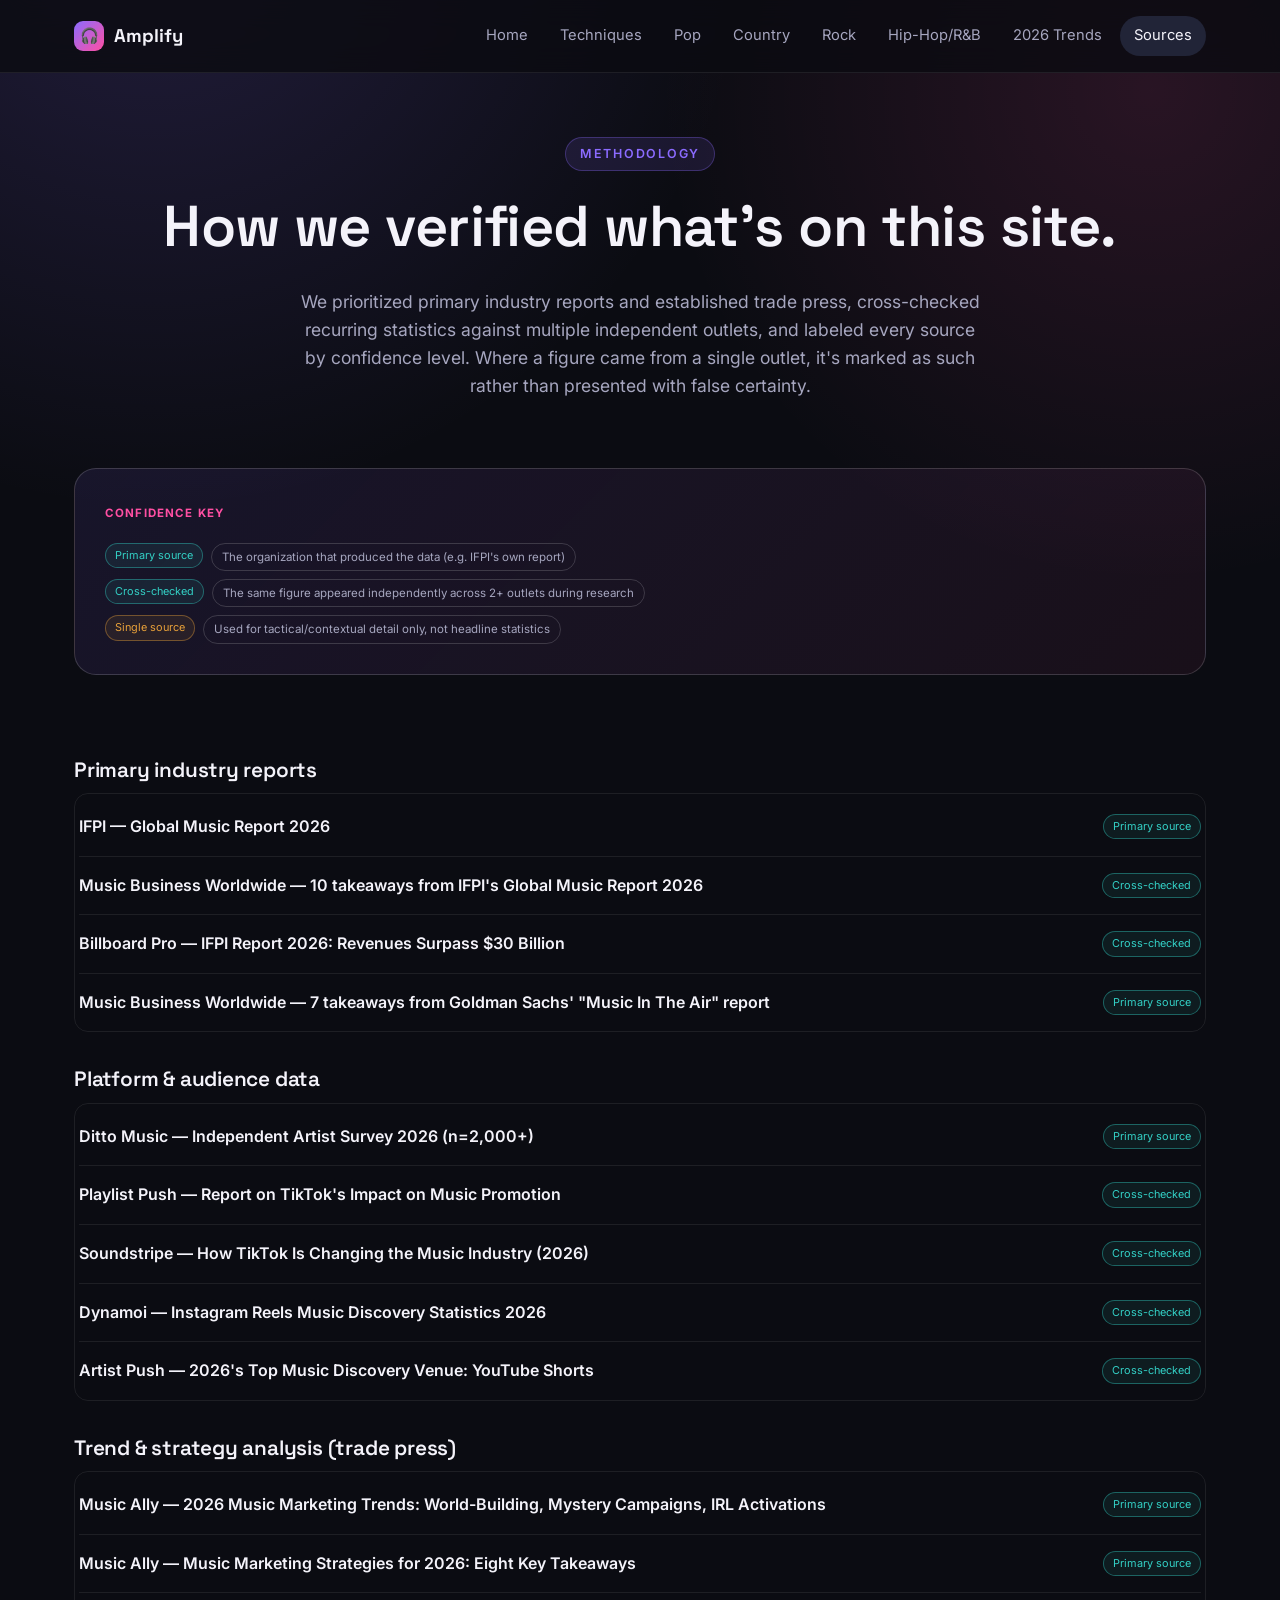
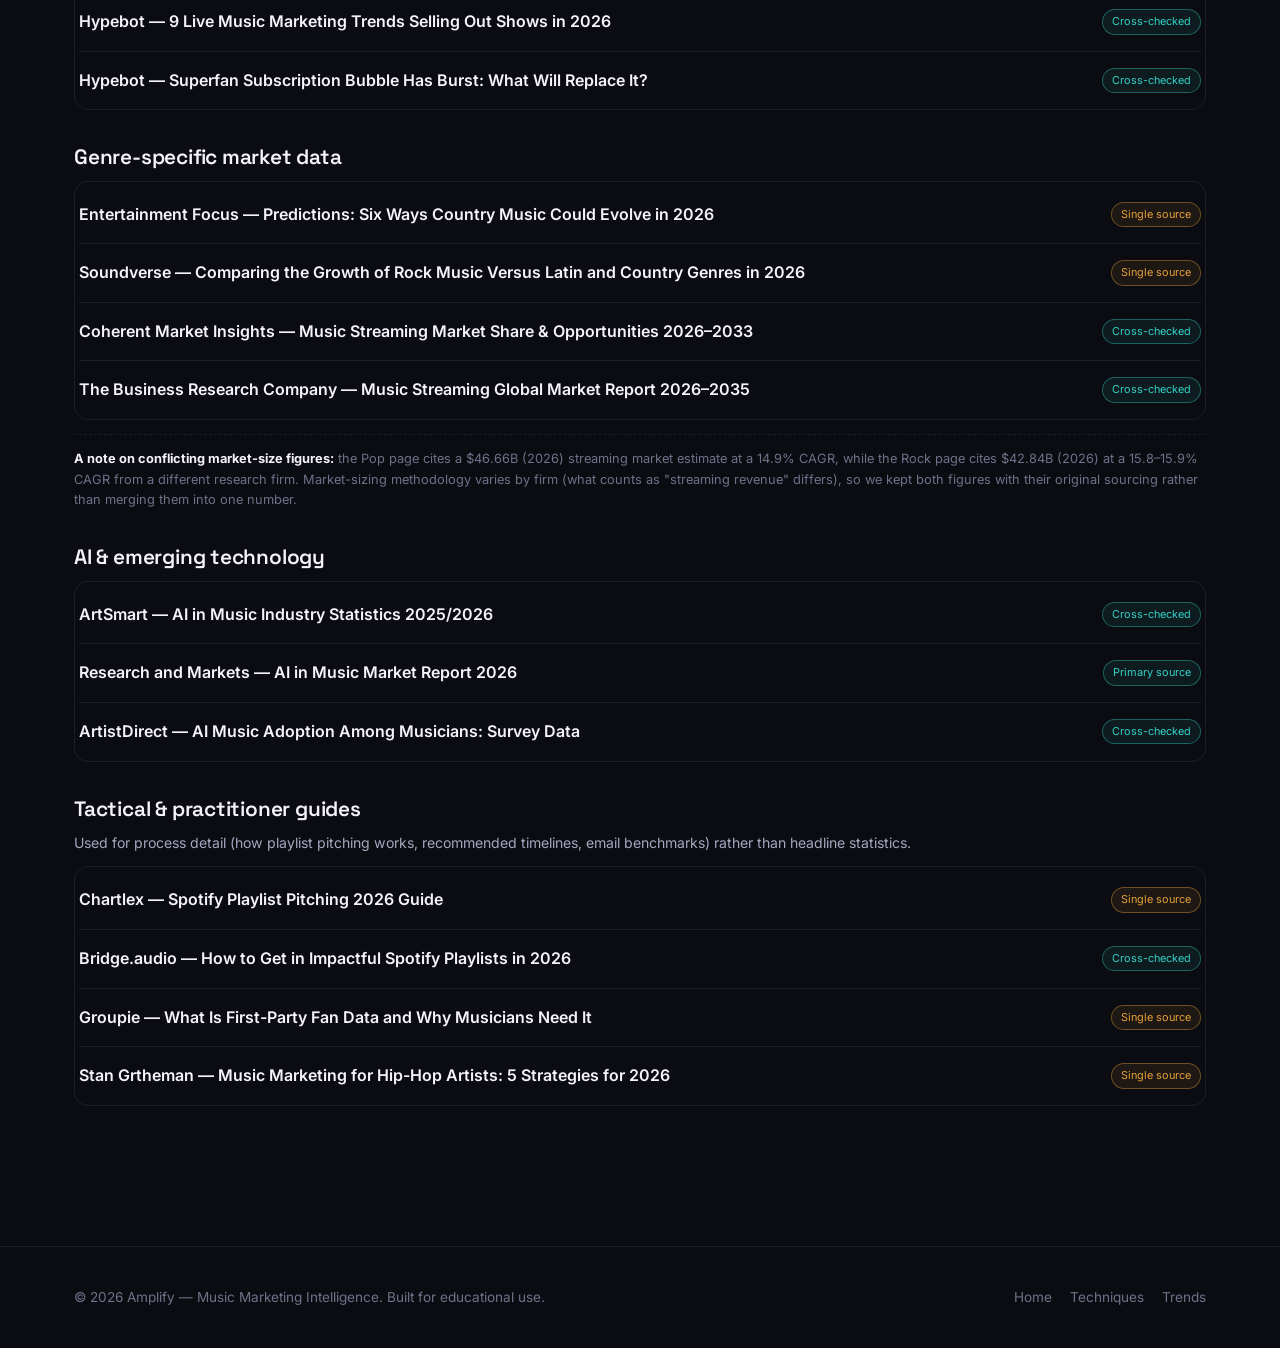
<file: sources.html>
<!doctype html>
<html lang="en">
<head>
<meta charset="UTF-8" />
<meta name="viewport" content="width=device-width, initial-scale=1.0" />
<title>Sources &amp; Methodology — Amplify</title>
<meta name="description" content="Every source used to build Amplify, grouped by category and labeled by how many independent outlets corroborated each figure." />
<link rel="icon" href="data:image/svg+xml,<svg xmlns=%22http://www.w3.org/2000/svg%22 viewBox=%220 0 100 100%22><text y=%22.9em%22 font-size=%2290%22>🎧</text></svg>" />
<link rel="preconnect" href="https://fonts.googleapis.com" />
<link href="https://fonts.googleapis.com/css2?family=Space+Grotesk:wght@500;600;700&family=Inter:wght@400;500;600;700&display=swap" rel="stylesheet" />
<link rel="stylesheet" href="css/style.css" />
</head>
<body>

<nav class="site-nav">
  <div class="nav-inner">
    <a class="brand" href="index.html"><span class="brand-mark">🎧</span> Amplify</a>
    <button class="nav-toggle" aria-label="Toggle navigation">☰</button>
    <div class="nav-links">
      <a href="index.html">Home</a>
      <a href="techniques.html">Techniques</a>
      <a href="genres/pop.html">Pop</a>
      <a href="genres/country.html">Country</a>
      <a href="genres/rock.html">Rock</a>
      <a href="genres/hiphop-rnb.html">Hip-Hop/R&B</a>
      <a href="trends.html">2026 Trends</a>
      <a href="sources.html" class="active">Sources</a>
    </div>
  </div>
</nav>

<header class="hero" style="padding-top:64px;">
  <div class="container">
    <span class="eyebrow">Methodology</span>
    <h1>How we verified what's on this site.</h1>
    <p class="lead">We prioritized primary industry reports and established trade press, cross-checked recurring statistics against multiple independent outlets, and labeled every source by confidence level. Where a figure came from a single outlet, it's marked as such rather than presented with false certainty.</p>
  </div>
</header>

<section style="padding-top:12px;">
  <div class="container">
    <div class="callout" style="margin-bottom:20px;">
      <span class="tag">Confidence key</span>
      <div class="pill-row" style="margin-top:10px;">
        <span class="verify-badge">Primary source</span>
        <span class="pill">The organization that produced the data (e.g. IFPI's own report)</span>
      </div>
      <div class="pill-row" style="margin-top:8px;">
        <span class="verify-badge">Cross-checked</span>
        <span class="pill">The same figure appeared independently across 2+ outlets during research</span>
      </div>
      <div class="pill-row" style="margin-top:8px;">
        <span class="verify-badge" style="border-color:rgba(232,161,58,0.4); color:var(--country); background:rgba(232,161,58,0.08);">Single source</span>
        <span class="pill">Used for tactical/contextual detail only, not headline statistics</span>
      </div>
    </div>
  </div>
</section>

<section style="padding-top:0;">
  <div class="container">

    <div class="source-group">
      <h3>Primary industry reports</h3>
      <div class="table-wrap" style="background:transparent;">
        <div style="padding:4px 4px 0;">
          <div class="source-item">
            <a href="https://www.ifpi.org/global-music-report-2026-global-recorded-music-revenues-grow-6-4-as-record-companies-drive-innovation/" target="_blank" rel="noopener">IFPI — Global Music Report 2026</a>
            <span class="verify-badge">Primary source</span>
          </div>
          <div class="source-item">
            <a href="https://www.musicbusinessworldwide.com/10-quick-and-crucial-takeaways-from-ifpis-global-music-report-2026/" target="_blank" rel="noopener">Music Business Worldwide — 10 takeaways from IFPI's Global Music Report 2026</a>
            <span class="verify-badge">Cross-checked</span>
          </div>
          <div class="source-item">
            <a href="https://www.billboard.com/pro/ifpi-report-2026-global-music-revenues-30-billion/" target="_blank" rel="noopener">Billboard Pro — IFPI Report 2026: Revenues Surpass $30 Billion</a>
            <span class="verify-badge">Cross-checked</span>
          </div>
          <div class="source-item">
            <a href="https://www.musicbusinessworldwide.com/emerging-markets-superfans-and-price-rises-7-takeaways-from-goldman-sachs-new-music-in-the-air-report/" target="_blank" rel="noopener">Music Business Worldwide — 7 takeaways from Goldman Sachs' "Music In The Air" report</a>
            <span class="verify-badge">Primary source</span>
          </div>
        </div>
      </div>
    </div>

    <div class="source-group">
      <h3>Platform &amp; audience data</h3>
      <div class="table-wrap" style="background:transparent;">
        <div style="padding:4px 4px 0;">
          <div class="source-item">
            <a href="https://press.dittomusic.com/over-half-of-independent-artists-believe-tiktok-is-the-most-important-tool-for-growth" target="_blank" rel="noopener">Ditto Music — Independent Artist Survey 2026 (n=2,000+)</a>
            <span class="verify-badge">Primary source</span>
          </div>
          <div class="source-item">
            <a href="https://playlistpush.com/blog/tiktok-music-stats-marketing-promotion/" target="_blank" rel="noopener">Playlist Push — Report on TikTok's Impact on Music Promotion</a>
            <span class="verify-badge">Cross-checked</span>
          </div>
          <div class="source-item">
            <a href="https://www.soundstripe.com/blogs/how-tiktok-is-changing-the-music-industry" target="_blank" rel="noopener">Soundstripe — How TikTok Is Changing the Music Industry (2026)</a>
            <span class="verify-badge">Cross-checked</span>
          </div>
          <div class="source-item">
            <a href="https://dynamoi.com/learn/instagram-ads/instagram-reels-music-discovery-statistics" target="_blank" rel="noopener">Dynamoi — Instagram Reels Music Discovery Statistics 2026</a>
            <span class="verify-badge">Cross-checked</span>
          </div>
          <div class="source-item">
            <a href="https://artistpush.me/blogs/news/youtube-shorts-music-discovery-2026" target="_blank" rel="noopener">Artist Push — 2026's Top Music Discovery Venue: YouTube Shorts</a>
            <span class="verify-badge">Cross-checked</span>
          </div>
        </div>
      </div>
    </div>

    <div class="source-group">
      <h3>Trend &amp; strategy analysis (trade press)</h3>
      <div class="table-wrap" style="background:transparent;">
        <div style="padding:4px 4px 0;">
          <div class="source-item">
            <a href="https://musically.com/2025/12/18/2026-music-marketing-trends-world-building-mystery-campaigns-irl-activations-more/" target="_blank" rel="noopener">Music Ally — 2026 Music Marketing Trends: World-Building, Mystery Campaigns, IRL Activations</a>
            <span class="verify-badge">Primary source</span>
          </div>
          <div class="source-item">
            <a href="https://musically.com/2025/11/18/music-marketing-strategies-for-2026-eight-key-takeaways/" target="_blank" rel="noopener">Music Ally — Music Marketing Strategies for 2026: Eight Key Takeaways</a>
            <span class="verify-badge">Primary source</span>
          </div>
          <div class="source-item">
            <a href="https://www.hypebot.com/9-live-music-marketing-trends-selling-out-shows-in-2026/" target="_blank" rel="noopener">Hypebot — 9 Live Music Marketing Trends Selling Out Shows in 2026</a>
            <span class="verify-badge">Cross-checked</span>
          </div>
          <div class="source-item">
            <a href="https://www.hypebot.com/superfan-subscription-bubble-has-burst-what-will-replace-it/" target="_blank" rel="noopener">Hypebot — Superfan Subscription Bubble Has Burst: What Will Replace It?</a>
            <span class="verify-badge">Cross-checked</span>
          </div>
        </div>
      </div>
    </div>

    <div class="source-group">
      <h3>Genre-specific market data</h3>
      <div class="table-wrap" style="background:transparent;">
        <div style="padding:4px 4px 0;">
          <div class="source-item">
            <a href="https://entertainment-focus.com/2025/12/23/predictions-six-ways-country-music-could-evolve-in-2026/" target="_blank" rel="noopener">Entertainment Focus — Predictions: Six Ways Country Music Could Evolve in 2026</a>
            <span class="verify-badge" style="border-color:rgba(232,161,58,0.4); color:var(--country); background:rgba(232,161,58,0.08);">Single source</span>
          </div>
          <div class="source-item">
            <a href="https://www.soundverse.ai/blog/article/comparing-the-growth-of-rock-music-versus-latin-and-country-genres-2332" target="_blank" rel="noopener">Soundverse — Comparing the Growth of Rock Music Versus Latin and Country Genres in 2026</a>
            <span class="verify-badge" style="border-color:rgba(232,161,58,0.4); color:var(--country); background:rgba(232,161,58,0.08);">Single source</span>
          </div>
          <div class="source-item">
            <a href="https://www.coherentmarketinsights.com/industry-reports/music-streaming-market" target="_blank" rel="noopener">Coherent Market Insights — Music Streaming Market Share &amp; Opportunities 2026–2033</a>
            <span class="verify-badge">Cross-checked</span>
          </div>
          <div class="source-item">
            <a href="https://www.thebusinessresearchcompany.com/report/music-streaming-global-market-report" target="_blank" rel="noopener">The Business Research Company — Music Streaming Global Market Report 2026–2035</a>
            <span class="verify-badge">Cross-checked</span>
          </div>
        </div>
      </div>
      <div class="chart-note" style="margin-top:14px;">
        <strong style="color:var(--text);">A note on conflicting market-size figures:</strong> the Pop page cites a $46.66B (2026) streaming market estimate at a 14.9% CAGR, while the Rock page cites $42.84B (2026) at a 15.8–15.9% CAGR from a different research firm. Market-sizing methodology varies by firm (what counts as "streaming revenue" differs), so we kept both figures with their original sourcing rather than merging them into one number.
      </div>
    </div>

    <div class="source-group">
      <h3>AI &amp; emerging technology</h3>
      <div class="table-wrap" style="background:transparent;">
        <div style="padding:4px 4px 0;">
          <div class="source-item">
            <a href="https://artsmart.ai/blog/ai-in-music-industry-statistics/" target="_blank" rel="noopener">ArtSmart — AI in Music Industry Statistics 2025/2026</a>
            <span class="verify-badge">Cross-checked</span>
          </div>
          <div class="source-item">
            <a href="https://www.researchandmarkets.com/reports/6225960/ai-in-music-market-report" target="_blank" rel="noopener">Research and Markets — AI in Music Market Report 2026</a>
            <span class="verify-badge">Primary source</span>
          </div>
          <div class="source-item">
            <a href="https://www.artistdirect.com/news/2026-07-18-ai-music-adoption-among-musicians-survey-data-reveals-diverse-use-cases" target="_blank" rel="noopener">ArtistDirect — AI Music Adoption Among Musicians: Survey Data</a>
            <span class="verify-badge">Cross-checked</span>
          </div>
        </div>
      </div>
    </div>

    <div class="source-group">
      <h3>Tactical &amp; practitioner guides</h3>
      <p style="font-size:0.88rem; margin-bottom:12px;">Used for process detail (how playlist pitching works, recommended timelines, email benchmarks) rather than headline statistics.</p>
      <div class="table-wrap" style="background:transparent;">
        <div style="padding:4px 4px 0;">
          <div class="source-item">
            <a href="https://www.chartlex.com/blog/streaming/how-to-pitch-to-spotify-playlists-2026-step-by-step-guide" target="_blank" rel="noopener">Chartlex — Spotify Playlist Pitching 2026 Guide</a>
            <span class="verify-badge" style="border-color:rgba(232,161,58,0.4); color:var(--country); background:rgba(232,161,58,0.08);">Single source</span>
          </div>
          <div class="source-item">
            <a href="https://www.bridge.audio/blog/how-to-get-in-impactful-spotify-playlists-in-2026/" target="_blank" rel="noopener">Bridge.audio — How to Get in Impactful Spotify Playlists in 2026</a>
            <span class="verify-badge">Cross-checked</span>
          </div>
          <div class="source-item">
            <a href="https://groupie.io/blog/what-is-first-party-fan-data/" target="_blank" rel="noopener">Groupie — What Is First-Party Fan Data and Why Musicians Need It</a>
            <span class="verify-badge" style="border-color:rgba(232,161,58,0.4); color:var(--country); background:rgba(232,161,58,0.08);">Single source</span>
          </div>
          <div class="source-item">
            <a href="https://stangrtheman.com/music-marketing-hip-hop-artist-strategies-2026/" target="_blank" rel="noopener">Stan Grtheman — Music Marketing for Hip-Hop Artists: 5 Strategies for 2026</a>
            <span class="verify-badge" style="border-color:rgba(232,161,58,0.4); color:var(--country); background:rgba(232,161,58,0.08);">Single source</span>
          </div>
        </div>
      </div>
    </div>

  </div>
</section>

<footer>
  <div class="container footer-inner">
    <span>© <span data-year></span> Amplify — Music Marketing Intelligence. Built for educational use.</span>
    <div class="footer-links">
      <a href="index.html">Home</a>
      <a href="techniques.html">Techniques</a>
      <a href="trends.html">Trends</a>
    </div>
  </div>
</footer>

<script src="js/main.js"></script>
</body>
</html>
</file>
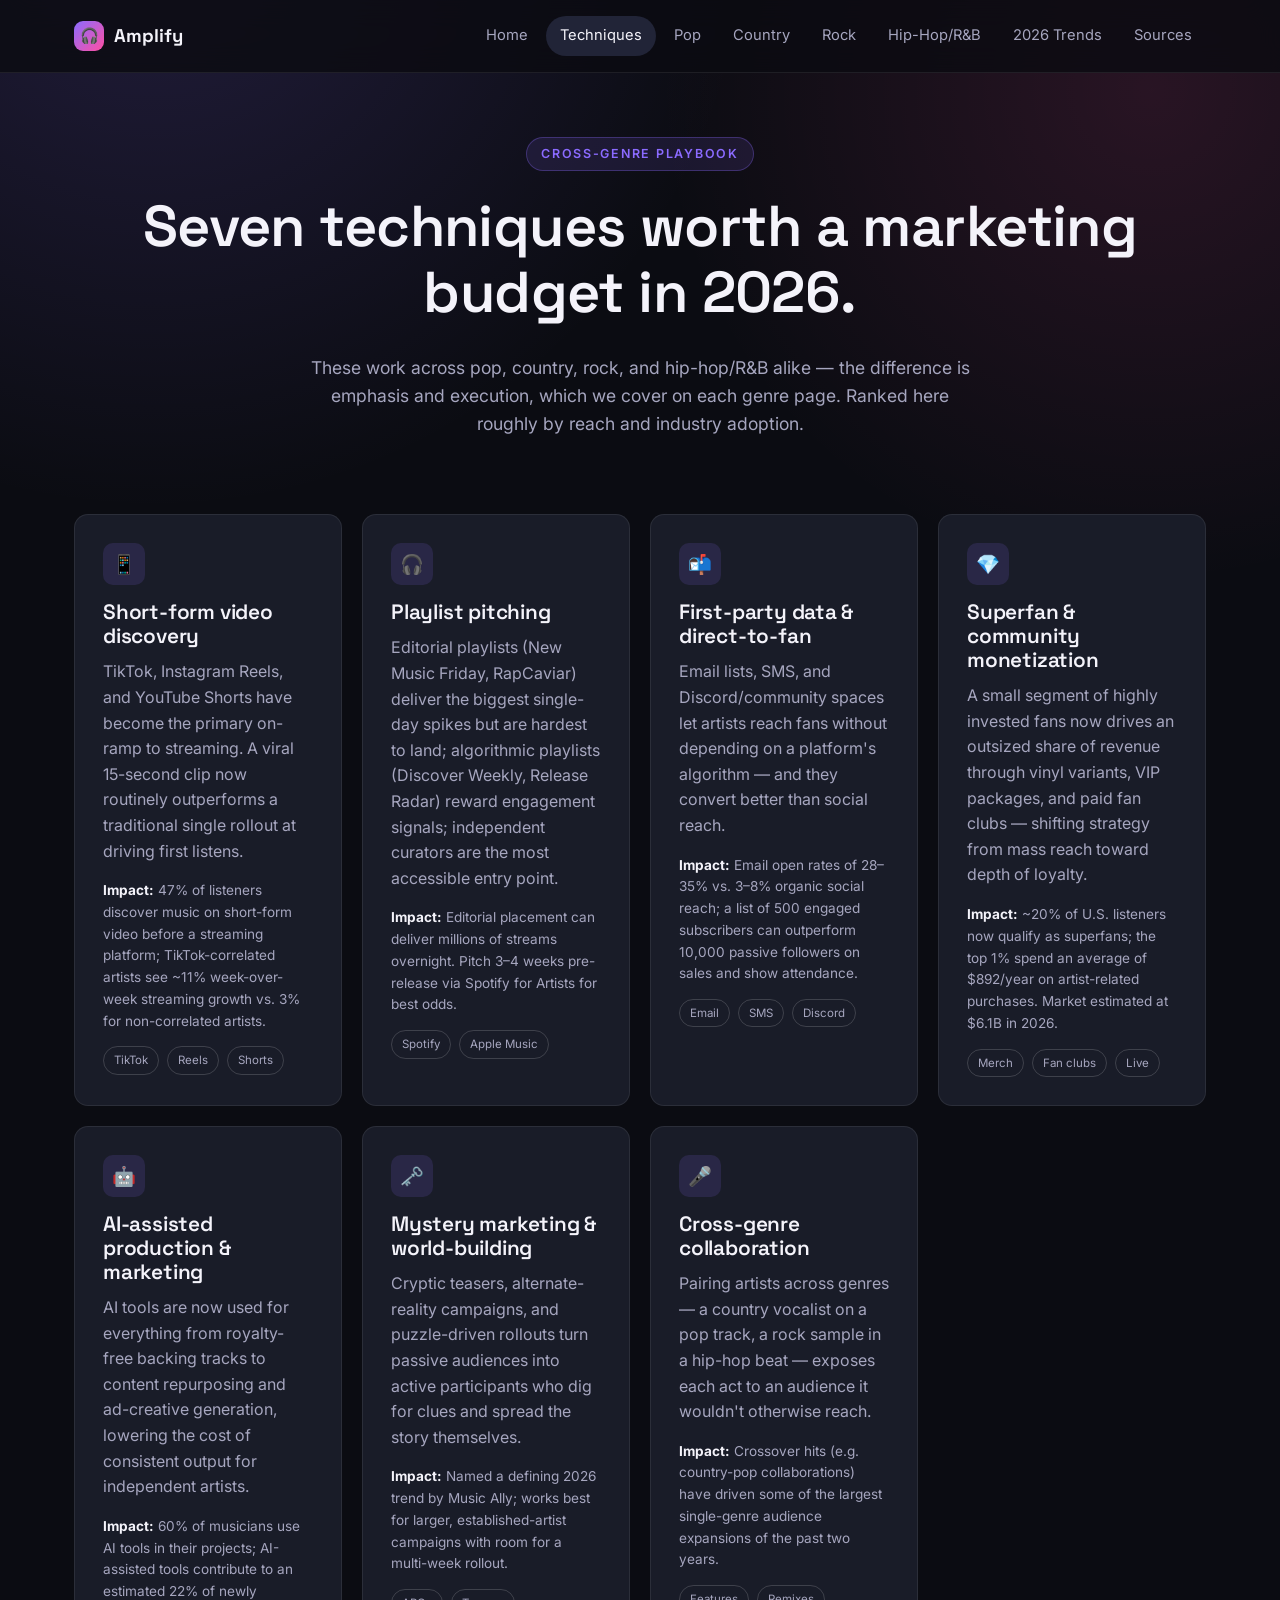
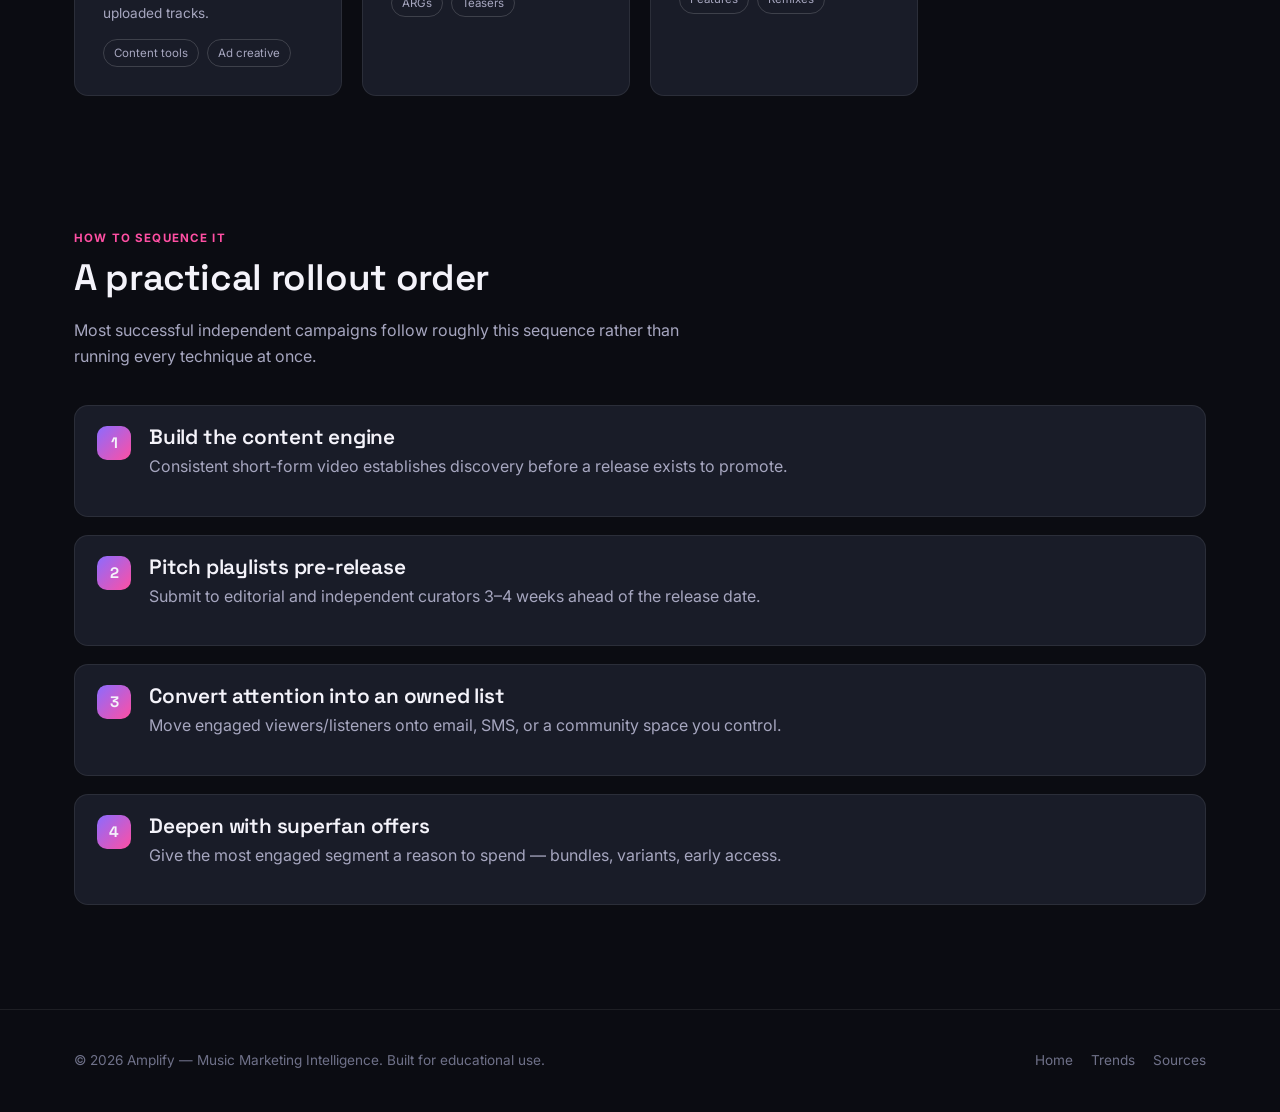
<file: techniques.html>
<!doctype html>
<html lang="en">
<head>
<meta charset="UTF-8" />
<meta name="viewport" content="width=device-width, initial-scale=1.0" />
<title>Techniques — Amplify</title>
<meta name="description" content="The seven marketing techniques driving reach and growth for artists in 2026, ranked by impact and platform." />
<link rel="icon" href="data:image/svg+xml,<svg xmlns=%22http://www.w3.org/2000/svg%22 viewBox=%220 0 100 100%22><text y=%22.9em%22 font-size=%2290%22>🎧</text></svg>" />
<link rel="preconnect" href="https://fonts.googleapis.com" />
<link href="https://fonts.googleapis.com/css2?family=Space+Grotesk:wght@500;600;700&family=Inter:wght@400;500;600;700&display=swap" rel="stylesheet" />
<link rel="stylesheet" href="css/style.css" />
</head>
<body>

<nav class="site-nav">
  <div class="nav-inner">
    <a class="brand" href="index.html"><span class="brand-mark">🎧</span> Amplify</a>
    <button class="nav-toggle" aria-label="Toggle navigation">☰</button>
    <div class="nav-links">
      <a href="index.html">Home</a>
      <a href="techniques.html" class="active">Techniques</a>
      <a href="genres/pop.html">Pop</a>
      <a href="genres/country.html">Country</a>
      <a href="genres/rock.html">Rock</a>
      <a href="genres/hiphop-rnb.html">Hip-Hop/R&B</a>
      <a href="trends.html">2026 Trends</a>
      <a href="sources.html">Sources</a>
    </div>
  </div>
</nav>

<header class="hero" style="padding-top:64px;">
  <div class="container">
    <span class="eyebrow">Cross-genre playbook</span>
    <h1>Seven techniques worth a marketing budget in 2026.</h1>
    <p class="lead">These work across pop, country, rock, and hip-hop/R&B alike — the difference is emphasis and execution, which we cover on each genre page. Ranked here roughly by reach and industry adoption.</p>
  </div>
</header>

<section style="padding-top:20px;">
  <div class="container">
    <div class="card-grid">

      <div class="card">
        <div class="card-icon">📱</div>
        <h3>Short-form video discovery</h3>
        <p>TikTok, Instagram Reels, and YouTube Shorts have become the primary on-ramp to streaming. A viral 15-second clip now routinely outperforms a traditional single rollout at driving first listens.</p>
        <p style="font-size:0.85rem;"><strong style="color:var(--text);">Impact:</strong> 47% of listeners discover music on short-form video before a streaming platform; TikTok-correlated artists see ~11% week-over-week streaming growth vs. 3% for non-correlated artists.</p>
        <div class="pill-row"><span class="pill">TikTok</span><span class="pill">Reels</span><span class="pill">Shorts</span></div>
      </div>

      <div class="card">
        <div class="card-icon">🎧</div>
        <h3>Playlist pitching</h3>
        <p>Editorial playlists (New Music Friday, RapCaviar) deliver the biggest single-day spikes but are hardest to land; algorithmic playlists (Discover Weekly, Release Radar) reward engagement signals; independent curators are the most accessible entry point.</p>
        <p style="font-size:0.85rem;"><strong style="color:var(--text);">Impact:</strong> Editorial placement can deliver millions of streams overnight. Pitch 3–4 weeks pre-release via Spotify for Artists for best odds.</p>
        <div class="pill-row"><span class="pill">Spotify</span><span class="pill">Apple Music</span></div>
      </div>

      <div class="card">
        <div class="card-icon">📬</div>
        <h3>First-party data &amp; direct-to-fan</h3>
        <p>Email lists, SMS, and Discord/community spaces let artists reach fans without depending on a platform's algorithm — and they convert better than social reach.</p>
        <p style="font-size:0.85rem;"><strong style="color:var(--text);">Impact:</strong> Email open rates of 28–35% vs. 3–8% organic social reach; a list of 500 engaged subscribers can outperform 10,000 passive followers on sales and show attendance.</p>
        <div class="pill-row"><span class="pill">Email</span><span class="pill">SMS</span><span class="pill">Discord</span></div>
      </div>

      <div class="card">
        <div class="card-icon">💎</div>
        <h3>Superfan &amp; community monetization</h3>
        <p>A small segment of highly invested fans now drives an outsized share of revenue through vinyl variants, VIP packages, and paid fan clubs — shifting strategy from mass reach toward depth of loyalty.</p>
        <p style="font-size:0.85rem;"><strong style="color:var(--text);">Impact:</strong> ~20% of U.S. listeners now qualify as superfans; the top 1% spend an average of $892/year on artist-related purchases. Market estimated at $6.1B in 2026.</p>
        <div class="pill-row"><span class="pill">Merch</span><span class="pill">Fan clubs</span><span class="pill">Live</span></div>
      </div>

      <div class="card">
        <div class="card-icon">🤖</div>
        <h3>AI-assisted production &amp; marketing</h3>
        <p>AI tools are now used for everything from royalty-free backing tracks to content repurposing and ad-creative generation, lowering the cost of consistent output for independent artists.</p>
        <p style="font-size:0.85rem;"><strong style="color:var(--text);">Impact:</strong> 60% of musicians use AI tools in their projects; AI-assisted tools contribute to an estimated 22% of newly uploaded tracks.</p>
        <div class="pill-row"><span class="pill">Content tools</span><span class="pill">Ad creative</span></div>
      </div>

      <div class="card">
        <div class="card-icon">🗝️</div>
        <h3>Mystery marketing &amp; world-building</h3>
        <p>Cryptic teasers, alternate-reality campaigns, and puzzle-driven rollouts turn passive audiences into active participants who dig for clues and spread the story themselves.</p>
        <p style="font-size:0.85rem;"><strong style="color:var(--text);">Impact:</strong> Named a defining 2026 trend by Music Ally; works best for larger, established-artist campaigns with room for a multi-week rollout.</p>
        <div class="pill-row"><span class="pill">ARGs</span><span class="pill">Teasers</span></div>
      </div>

      <div class="card">
        <div class="card-icon">🎤</div>
        <h3>Cross-genre collaboration</h3>
        <p>Pairing artists across genres — a country vocalist on a pop track, a rock sample in a hip-hop beat — exposes each act to an audience it wouldn't otherwise reach.</p>
        <p style="font-size:0.85rem;"><strong style="color:var(--text);">Impact:</strong> Crossover hits (e.g. country-pop collaborations) have driven some of the largest single-genre audience expansions of the past two years.</p>
        <div class="pill-row"><span class="pill">Features</span><span class="pill">Remixes</span></div>
      </div>

    </div>
  </div>
</section>

<section>
  <div class="container">
    <div class="section-head left">
      <span class="tag">How to sequence it</span>
      <h2>A practical rollout order</h2>
      <p>Most successful independent campaigns follow roughly this sequence rather than running every technique at once.</p>
    </div>
    <div class="step-list">
      <div class="step">
        <div class="step-num">1</div>
        <div><h3 style="margin-bottom:4px;">Build the content engine</h3><p>Consistent short-form video establishes discovery before a release exists to promote.</p></div>
      </div>
      <div class="step">
        <div class="step-num">2</div>
        <div><h3 style="margin-bottom:4px;">Pitch playlists pre-release</h3><p>Submit to editorial and independent curators 3–4 weeks ahead of the release date.</p></div>
      </div>
      <div class="step">
        <div class="step-num">3</div>
        <div><h3 style="margin-bottom:4px;">Convert attention into an owned list</h3><p>Move engaged viewers/listeners onto email, SMS, or a community space you control.</p></div>
      </div>
      <div class="step">
        <div class="step-num">4</div>
        <div><h3 style="margin-bottom:4px;">Deepen with superfan offers</h3><p>Give the most engaged segment a reason to spend — bundles, variants, early access.</p></div>
      </div>
    </div>
  </div>
</section>

<footer>
  <div class="container footer-inner">
    <span>© <span data-year></span> Amplify — Music Marketing Intelligence. Built for educational use.</span>
    <div class="footer-links">
      <a href="index.html">Home</a>
      <a href="trends.html">Trends</a>
      <a href="sources.html">Sources</a>
    </div>
  </div>
</footer>

<script src="js/main.js"></script>
</body>
</html>
</file>
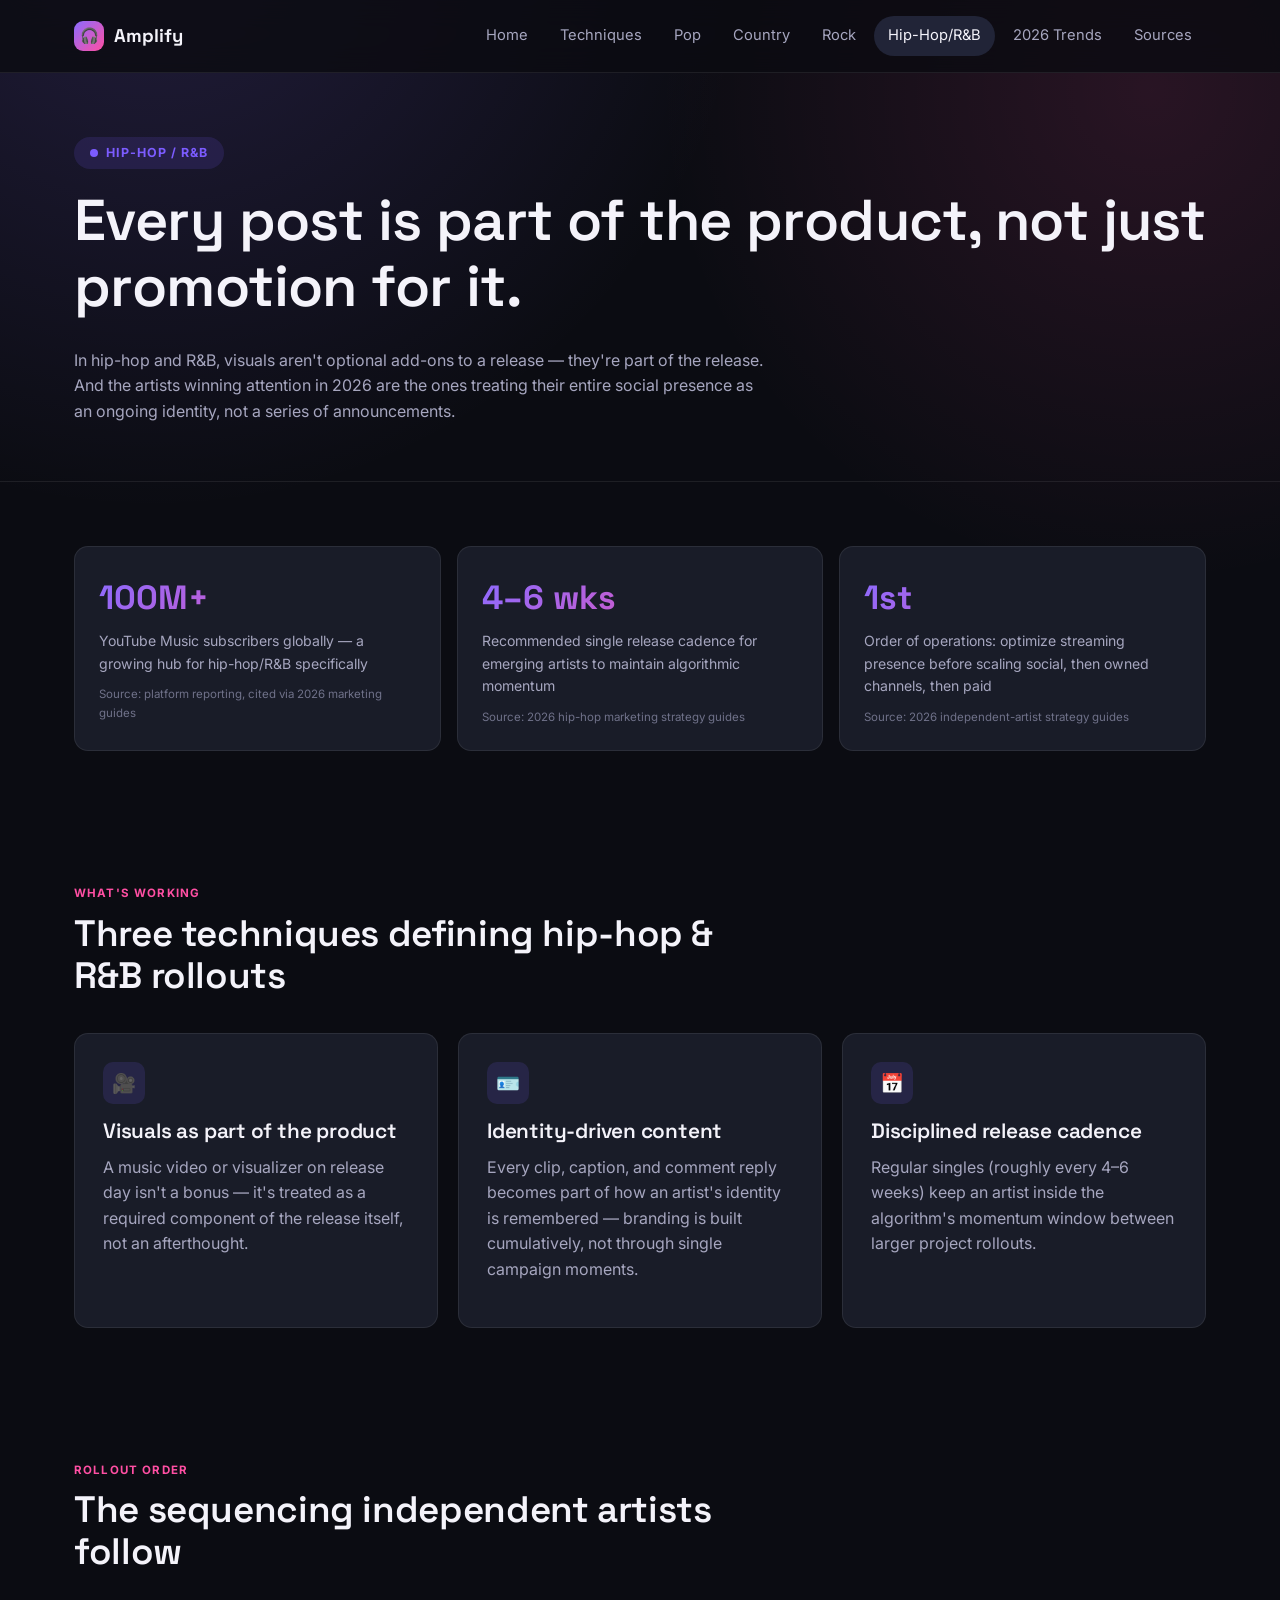
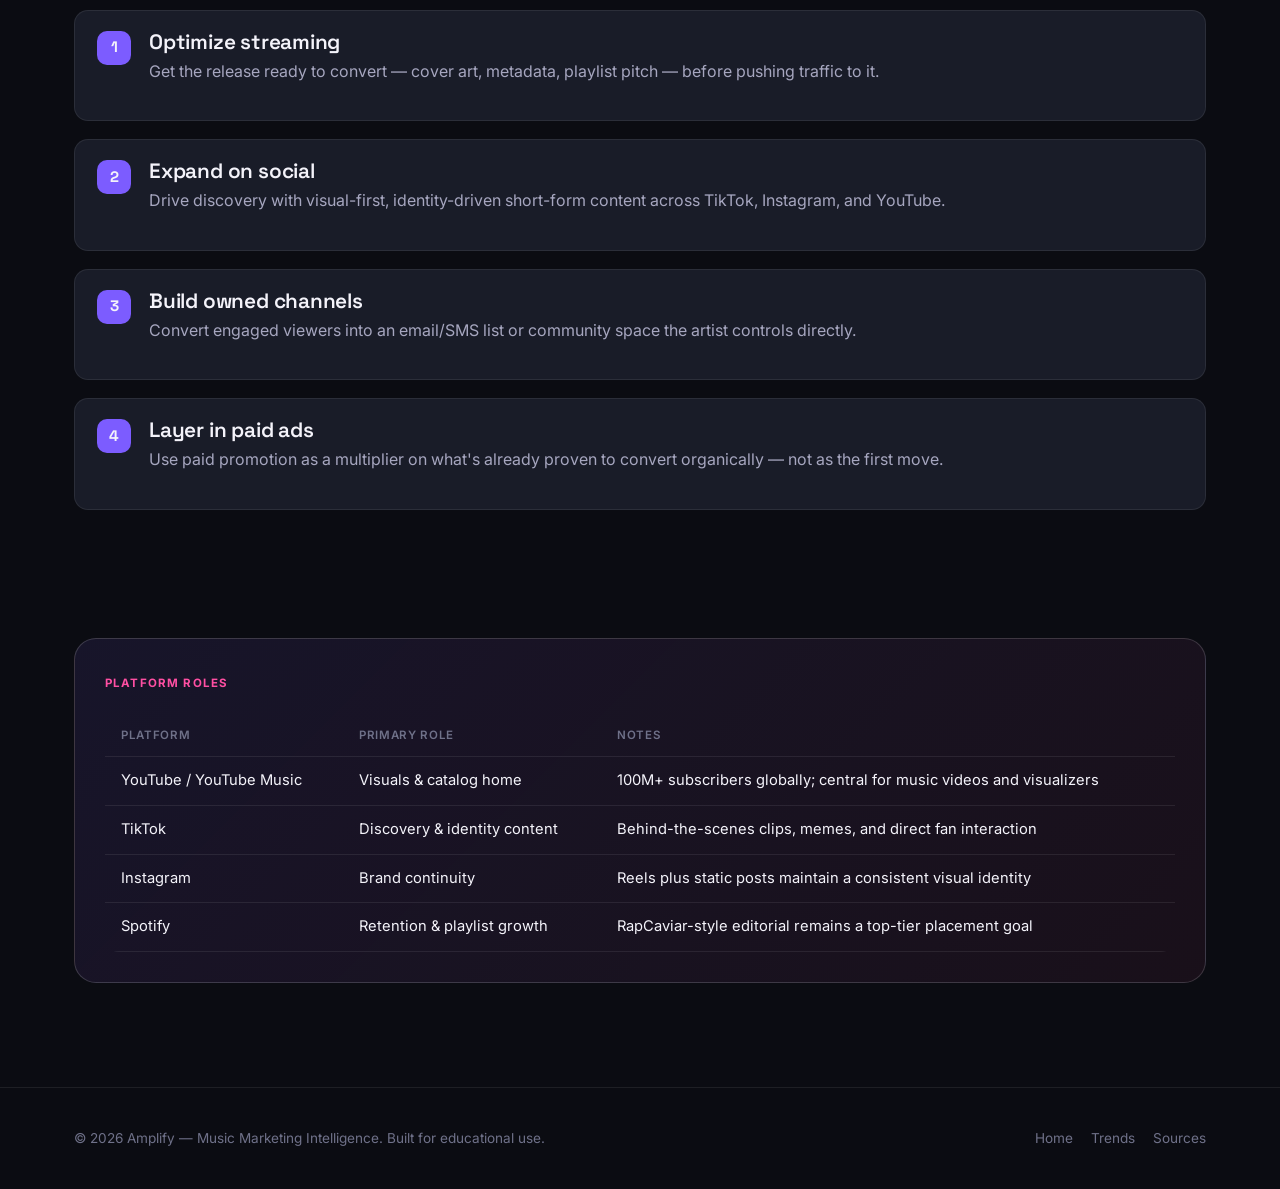
<file: genres/hiphop-rnb.html>
<!doctype html>
<html lang="en">
<head>
<meta charset="UTF-8" />
<meta name="viewport" content="width=device-width, initial-scale=1.0" />
<title>Hip-Hop &amp; R&amp;B Marketing — Amplify</title>
<meta name="description" content="How hip-hop and R&B artists are winning reach in 2026: visual-first rollouts, identity-driven content, and disciplined release cadence." />
<link rel="icon" href="data:image/svg+xml,<svg xmlns=%22http://www.w3.org/2000/svg%22 viewBox=%220 0 100 100%22><text y=%22.9em%22 font-size=%2290%22>🎧</text></svg>" />
<link rel="preconnect" href="https://fonts.googleapis.com" />
<link href="https://fonts.googleapis.com/css2?family=Space+Grotesk:wght@500;600;700&family=Inter:wght@400;500;600;700&display=swap" rel="stylesheet" />
<link rel="stylesheet" href="../css/style.css" />
</head>
<body>

<nav class="site-nav">
  <div class="nav-inner">
    <a class="brand" href="../index.html"><span class="brand-mark">🎧</span> Amplify</a>
    <button class="nav-toggle" aria-label="Toggle navigation">☰</button>
    <div class="nav-links">
      <a href="../index.html">Home</a>
      <a href="../techniques.html">Techniques</a>
      <a href="pop.html">Pop</a>
      <a href="country.html">Country</a>
      <a href="rock.html">Rock</a>
      <a href="hiphop-rnb.html" class="active">Hip-Hop/R&B</a>
      <a href="../trends.html">2026 Trends</a>
      <a href="../sources.html">Sources</a>
    </div>
  </div>
</nav>

<header class="genre-hero">
  <div class="container">
    <span class="genre-badge" style="background:rgba(124,92,255,0.14); color:var(--hiphop);"><span class="dot" style="background:var(--hiphop);"></span> Hip-Hop / R&amp;B</span>
    <h1>Every post is part of the product, not just promotion for it.</h1>
    <p class="lead mt-0" style="max-width:700px;">In hip-hop and R&B, visuals aren't optional add-ons to a release — they're part of the release. And the artists winning attention in 2026 are the ones treating their entire social presence as an ongoing identity, not a series of announcements.</p>
  </div>
</header>

<section>
  <div class="container">
    <div class="stat-grid">
      <div class="stat-tile">
        <div class="stat-num">100M+</div>
        <div class="stat-label">YouTube Music subscribers globally — a growing hub for hip-hop/R&B specifically</div>
        <div class="stat-source">Source: platform reporting, cited via 2026 marketing guides</div>
      </div>
      <div class="stat-tile">
        <div class="stat-num">4–6 wks</div>
        <div class="stat-label">Recommended single release cadence for emerging artists to maintain algorithmic momentum</div>
        <div class="stat-source">Source: 2026 hip-hop marketing strategy guides</div>
      </div>
      <div class="stat-tile">
        <div class="stat-num">1st</div>
        <div class="stat-label">Order of operations: optimize streaming presence before scaling social, then owned channels, then paid</div>
        <div class="stat-source">Source: 2026 independent-artist strategy guides</div>
      </div>
    </div>
  </div>
</section>

<section>
  <div class="container">
    <div class="section-head left">
      <span class="tag">What's working</span>
      <h2>Three techniques defining hip-hop &amp; R&amp;B rollouts</h2>
    </div>
    <div class="card-grid">
      <div class="card">
        <div class="card-icon" style="background:rgba(124,92,255,0.14);">🎥</div>
        <h3>Visuals as part of the product</h3>
        <p>A music video or visualizer on release day isn't a bonus — it's treated as a required component of the release itself, not an afterthought.</p>
      </div>
      <div class="card">
        <div class="card-icon" style="background:rgba(124,92,255,0.14);">🪪</div>
        <h3>Identity-driven content</h3>
        <p>Every clip, caption, and comment reply becomes part of how an artist's identity is remembered — branding is built cumulatively, not through single campaign moments.</p>
      </div>
      <div class="card">
        <div class="card-icon" style="background:rgba(124,92,255,0.14);">📅</div>
        <h3>Disciplined release cadence</h3>
        <p>Regular singles (roughly every 4–6 weeks) keep an artist inside the algorithm's momentum window between larger project rollouts.</p>
      </div>
    </div>
  </div>
</section>

<section>
  <div class="container">
    <div class="section-head left">
      <span class="tag">Rollout order</span>
      <h2>The sequencing independent artists follow</h2>
    </div>
    <div class="step-list">
      <div class="step">
        <div class="step-num" style="background:var(--hiphop);">1</div>
        <div><h3 style="margin-bottom:4px;">Optimize streaming</h3><p>Get the release ready to convert — cover art, metadata, playlist pitch — before pushing traffic to it.</p></div>
      </div>
      <div class="step">
        <div class="step-num" style="background:var(--hiphop);">2</div>
        <div><h3 style="margin-bottom:4px;">Expand on social</h3><p>Drive discovery with visual-first, identity-driven short-form content across TikTok, Instagram, and YouTube.</p></div>
      </div>
      <div class="step">
        <div class="step-num" style="background:var(--hiphop);">3</div>
        <div><h3 style="margin-bottom:4px;">Build owned channels</h3><p>Convert engaged viewers into an email/SMS list or community space the artist controls directly.</p></div>
      </div>
      <div class="step">
        <div class="step-num" style="background:var(--hiphop);">4</div>
        <div><h3 style="margin-bottom:4px;">Layer in paid ads</h3><p>Use paid promotion as a multiplier on what's already proven to convert organically — not as the first move.</p></div>
      </div>
    </div>
  </div>
</section>

<section>
  <div class="container">
    <div class="callout">
      <span class="tag">Platform roles</span>
      <div class="table-wrap" style="border:none; background:transparent; margin-top:12px;">
        <table class="data-table">
          <thead><tr><th>Platform</th><th>Primary role</th><th>Notes</th></tr></thead>
          <tbody>
            <tr><td>YouTube / YouTube Music</td><td>Visuals &amp; catalog home</td><td>100M+ subscribers globally; central for music videos and visualizers</td></tr>
            <tr><td>TikTok</td><td>Discovery &amp; identity content</td><td>Behind-the-scenes clips, memes, and direct fan interaction</td></tr>
            <tr><td>Instagram</td><td>Brand continuity</td><td>Reels plus static posts maintain a consistent visual identity</td></tr>
            <tr><td>Spotify</td><td>Retention &amp; playlist growth</td><td>RapCaviar-style editorial remains a top-tier placement goal</td></tr>
          </tbody>
        </table>
      </div>
    </div>
  </div>
</section>

<footer>
  <div class="container footer-inner">
    <span>© <span data-year></span> Amplify — Music Marketing Intelligence. Built for educational use.</span>
    <div class="footer-links">
      <a href="../index.html">Home</a>
      <a href="../trends.html">Trends</a>
      <a href="../sources.html">Sources</a>
    </div>
  </div>
</footer>

<script src="../js/main.js"></script>
</body>
</html>
</file>
<file: css/style.css>
/* ===========================================================
   Amplify — Music Marketing Intelligence
   Shared design system
=========================================================== */

:root {
  --bg: #0b0c12;
  --bg-alt: #12141d;
  --surface: #191c28;
  --surface-hover: #212437;
  --border: rgba(255, 255, 255, 0.08);
  --border-strong: rgba(255, 255, 255, 0.16);

  --text: #f4f3fa;
  --text-muted: #a6a6bf;
  --text-faint: #6f7189;

  --accent: #8b6bff;
  --accent-2: #ff4fa3;
  --accent-gradient: linear-gradient(135deg, #8b6bff 0%, #ff4fa3 100%);

  --pop: #ff4fa3;
  --country: #e8a13a;
  --rock: #ff5c4d;
  --hiphop: #7c5cff;
  --platform: #34d1c6;

  --radius-sm: 8px;
  --radius-md: 14px;
  --radius-lg: 22px;

  --shadow: 0 20px 60px rgba(0, 0, 0, 0.35);
  --max-width: 1180px;
}

* { box-sizing: border-box; }

html { scroll-behavior: smooth; }

body {
  margin: 0;
  background: var(--bg);
  color: var(--text);
  font-family: "Inter", -apple-system, BlinkMacSystemFont, "Segoe UI", sans-serif;
  line-height: 1.6;
  -webkit-font-smoothing: antialiased;
}

body::before {
  content: "";
  position: fixed;
  inset: 0;
  z-index: -1;
  background:
    radial-gradient(circle at 12% -10%, rgba(139, 107, 255, 0.18), transparent 40%),
    radial-gradient(circle at 90% 10%, rgba(255, 79, 163, 0.12), transparent 35%),
    var(--bg);
}

h1, h2, h3, h4 {
  font-family: "Space Grotesk", "Inter", sans-serif;
  font-weight: 600;
  line-height: 1.15;
  margin: 0 0 0.5em;
  letter-spacing: -0.01em;
}

h1 { font-size: clamp(2.2rem, 5vw, 3.6rem); }
h2 { font-size: clamp(1.6rem, 3vw, 2.3rem); }
h3 { font-size: 1.3rem; }

p { color: var(--text-muted); margin: 0 0 1em; }

a { color: inherit; text-decoration: none; }

img, svg { max-width: 100%; display: block; }

.container {
  max-width: var(--max-width);
  margin: 0 auto;
  padding: 0 24px;
}

/* ---------- Nav ---------- */
.site-nav {
  position: sticky;
  top: 0;
  z-index: 100;
  background: rgba(11, 12, 18, 0.82);
  backdrop-filter: blur(14px);
  border-bottom: 1px solid var(--border);
}

.nav-inner {
  max-width: var(--max-width);
  margin: 0 auto;
  padding: 16px 24px;
  display: flex;
  align-items: center;
  justify-content: space-between;
  gap: 16px;
}

.brand {
  display: flex;
  align-items: center;
  gap: 10px;
  font-family: "Space Grotesk", sans-serif;
  font-weight: 700;
  font-size: 1.15rem;
}

.brand-mark {
  width: 30px;
  height: 30px;
  border-radius: 9px;
  background: var(--accent-gradient);
  display: flex;
  align-items: center;
  justify-content: center;
  font-size: 0.95rem;
  flex-shrink: 0;
}

.nav-links {
  display: flex;
  gap: 4px;
  align-items: center;
  flex-wrap: wrap;
}

.nav-links a {
  padding: 8px 14px;
  border-radius: 100px;
  font-size: 0.92rem;
  color: var(--text-muted);
  transition: all 0.15s ease;
  white-space: nowrap;
}

.nav-links a:hover { color: var(--text); background: var(--surface); }
.nav-links a.active { color: var(--text); background: var(--surface-hover); }

.nav-toggle {
  display: none;
  background: none;
  border: 1px solid var(--border-strong);
  border-radius: 8px;
  color: var(--text);
  padding: 8px 10px;
  font-size: 1rem;
}

/* ---------- Hero ---------- */
.hero {
  padding: 88px 0 56px;
  text-align: center;
}

.eyebrow {
  display: inline-flex;
  align-items: center;
  gap: 8px;
  font-size: 0.78rem;
  text-transform: uppercase;
  letter-spacing: 0.14em;
  color: var(--accent);
  background: rgba(139, 107, 255, 0.12);
  border: 1px solid rgba(139, 107, 255, 0.3);
  padding: 6px 14px;
  border-radius: 100px;
  margin-bottom: 22px;
  font-weight: 600;
}

.hero p.lead {
  max-width: 680px;
  margin: 0 auto;
  font-size: 1.1rem;
}

.hero-actions {
  display: flex;
  gap: 12px;
  justify-content: center;
  margin-top: 30px;
  flex-wrap: wrap;
}

.btn {
  display: inline-flex;
  align-items: center;
  gap: 8px;
  padding: 12px 22px;
  border-radius: 100px;
  font-weight: 600;
  font-size: 0.95rem;
  border: 1px solid transparent;
  cursor: pointer;
  transition: transform 0.15s ease, box-shadow 0.15s ease;
}

.btn:hover { transform: translateY(-2px); }

.btn-primary {
  background: var(--accent-gradient);
  color: white;
  box-shadow: 0 10px 30px rgba(139, 107, 255, 0.35);
}

.btn-ghost {
  background: var(--surface);
  border-color: var(--border-strong);
  color: var(--text);
}

/* ---------- Sections ---------- */
section { padding: 64px 0; }

.section-head {
  max-width: 640px;
  margin: 0 auto 40px;
  text-align: center;
}

.section-head.left { margin: 0 0 36px; text-align: left; }

.tag {
  display: inline-block;
  font-size: 0.72rem;
  text-transform: uppercase;
  letter-spacing: 0.1em;
  font-weight: 700;
  color: var(--accent-2);
  margin-bottom: 10px;
}

/* ---------- Stat tiles ---------- */
.stat-grid {
  display: grid;
  grid-template-columns: repeat(auto-fit, minmax(210px, 1fr));
  gap: 16px;
}

.stat-tile {
  background: var(--surface);
  border: 1px solid var(--border);
  border-radius: var(--radius-md);
  padding: 24px;
}

.stat-num {
  font-family: "Space Grotesk", sans-serif;
  font-size: 2.1rem;
  font-weight: 700;
  background: var(--accent-gradient);
  -webkit-background-clip: text;
  background-clip: text;
  color: transparent;
}

.stat-label { font-size: 0.88rem; color: var(--text-muted); margin-top: 6px; }
.stat-source { font-size: 0.72rem; color: var(--text-faint); margin-top: 10px; }

/* ---------- Cards ---------- */
.card-grid {
  display: grid;
  grid-template-columns: repeat(auto-fit, minmax(260px, 1fr));
  gap: 20px;
}

.card {
  background: var(--surface);
  border: 1px solid var(--border);
  border-radius: var(--radius-md);
  padding: 28px;
  transition: border-color 0.15s ease, transform 0.15s ease;
}

.card:hover { border-color: var(--border-strong); transform: translateY(-3px); }

.card-icon {
  width: 42px;
  height: 42px;
  border-radius: 10px;
  display: flex;
  align-items: center;
  justify-content: center;
  margin-bottom: 16px;
  font-size: 1.2rem;
  background: rgba(139, 107, 255, 0.14);
}

.pill-row { display: flex; flex-wrap: wrap; gap: 8px; margin-top: 14px; }

.pill {
  font-size: 0.72rem;
  padding: 4px 10px;
  border-radius: 100px;
  border: 1px solid var(--border-strong);
  color: var(--text-muted);
}

/* ---------- Genre nav cards ---------- */
.genre-grid {
  display: grid;
  grid-template-columns: repeat(auto-fit, minmax(240px, 1fr));
  gap: 18px;
}

.genre-card {
  position: relative;
  border-radius: var(--radius-lg);
  padding: 30px 26px;
  overflow: hidden;
  border: 1px solid var(--border);
  background: var(--surface);
  min-height: 190px;
  display: flex;
  flex-direction: column;
  justify-content: flex-end;
  transition: transform 0.18s ease;
}

.genre-card:hover { transform: translateY(-4px); }

.genre-card::before {
  content: "";
  position: absolute;
  inset: 0;
  opacity: 0.22;
  background: var(--glow, var(--accent-gradient));
  filter: blur(30px);
}

.genre-card .g-label {
  position: relative;
  font-size: 0.72rem;
  text-transform: uppercase;
  letter-spacing: 0.1em;
  color: var(--text-faint);
  margin-bottom: 8px;
}

.genre-card h3 { position: relative; margin-bottom: 6px; }
.genre-card p { position: relative; font-size: 0.88rem; margin: 0; }

.genre-card.pop { --glow: radial-gradient(circle at 20% 20%, var(--pop), transparent 60%); }
.genre-card.country { --glow: radial-gradient(circle at 20% 20%, var(--country), transparent 60%); }
.genre-card.rock { --glow: radial-gradient(circle at 20% 20%, var(--rock), transparent 60%); }
.genre-card.hiphop { --glow: radial-gradient(circle at 20% 20%, var(--hiphop), transparent 60%); }

/* ---------- Genre page header ---------- */
.genre-hero {
  padding: 64px 0 40px;
  border-bottom: 1px solid var(--border);
}

.genre-badge {
  display: inline-flex;
  align-items: center;
  gap: 8px;
  padding: 6px 16px;
  border-radius: 100px;
  font-size: 0.78rem;
  font-weight: 700;
  text-transform: uppercase;
  letter-spacing: 0.08em;
  margin-bottom: 18px;
}

.dot { width: 8px; height: 8px; border-radius: 50%; }

/* ---------- Tables ---------- */
.data-table {
  width: 100%;
  border-collapse: collapse;
  font-size: 0.92rem;
}

.data-table th, .data-table td {
  text-align: left;
  padding: 12px 16px;
  border-bottom: 1px solid var(--border);
}

.data-table th {
  color: var(--text-faint);
  font-weight: 600;
  text-transform: uppercase;
  font-size: 0.72rem;
  letter-spacing: 0.06em;
}

.table-wrap {
  overflow-x: auto;
  border: 1px solid var(--border);
  border-radius: var(--radius-md);
  background: var(--surface);
}

.table-wrap .data-table { min-width: 560px; }

/* ---------- Chart containers ---------- */
.chart-card {
  background: var(--surface);
  border: 1px solid var(--border);
  border-radius: var(--radius-lg);
  padding: 28px;
}

.chart-card canvas { max-height: 340px; }

.chart-grid {
  display: grid;
  grid-template-columns: repeat(auto-fit, minmax(340px, 1fr));
  gap: 22px;
}

.chart-note {
  font-size: 0.8rem;
  color: var(--text-faint);
  margin-top: 14px;
  padding-top: 14px;
  border-top: 1px dashed var(--border);
}

/* ---------- Timeline / numbered list ---------- */
.step-list { display: flex; flex-direction: column; gap: 18px; }

.step {
  display: flex;
  gap: 18px;
  background: var(--surface);
  border: 1px solid var(--border);
  border-radius: var(--radius-md);
  padding: 20px 22px;
}

.step-num {
  flex-shrink: 0;
  width: 34px;
  height: 34px;
  border-radius: 10px;
  background: var(--accent-gradient);
  display: flex;
  align-items: center;
  justify-content: center;
  font-family: "Space Grotesk", sans-serif;
  font-weight: 700;
  font-size: 0.95rem;
}

/* ---------- Callout ---------- */
.callout {
  border-radius: var(--radius-lg);
  padding: 30px;
  border: 1px solid var(--border-strong);
  background: linear-gradient(135deg, rgba(139, 107, 255, 0.1), rgba(255, 79, 163, 0.06));
}

/* ---------- Sources page ---------- */
.source-group { margin-bottom: 36px; }

.source-item {
  padding: 16px 0;
  border-bottom: 1px solid var(--border);
  display: flex;
  justify-content: space-between;
  gap: 16px;
  flex-wrap: wrap;
}

.source-item:last-child { border-bottom: none; }

.source-item a { color: var(--text); font-weight: 600; }
.source-item a:hover { color: var(--accent); }

.source-meta { font-size: 0.8rem; color: var(--text-faint); }

.verify-badge {
  font-size: 0.68rem;
  padding: 3px 9px;
  border-radius: 100px;
  border: 1px solid rgba(52, 209, 198, 0.4);
  color: var(--platform);
  background: rgba(52, 209, 198, 0.08);
  white-space: nowrap;
  height: fit-content;
}

/* ---------- Footer ---------- */
footer {
  border-top: 1px solid var(--border);
  padding: 40px 0;
  margin-top: 40px;
}

.footer-inner {
  display: flex;
  justify-content: space-between;
  align-items: center;
  flex-wrap: wrap;
  gap: 12px;
  font-size: 0.85rem;
  color: var(--text-faint);
}

.footer-links { display: flex; gap: 18px; }
.footer-links a:hover { color: var(--text-muted); }

/* ---------- Utilities ---------- */
.mt-0 { margin-top: 0; }
.two-col {
  display: grid;
  grid-template-columns: 1.1fr 0.9fr;
  gap: 40px;
  align-items: center;
}

@media (max-width: 860px) {
  .two-col { grid-template-columns: 1fr; }
  .nav-links {
    position: absolute;
    top: 100%;
    left: 0;
    right: 0;
    background: var(--bg-alt);
    border-bottom: 1px solid var(--border);
    flex-direction: column;
    align-items: stretch;
    padding: 10px 16px 16px;
    display: none;
  }
  .nav-links.open { display: flex; }
  .nav-links a { padding: 12px 14px; border-radius: 8px; }
  .nav-toggle { display: inline-flex; }
}
</file>
